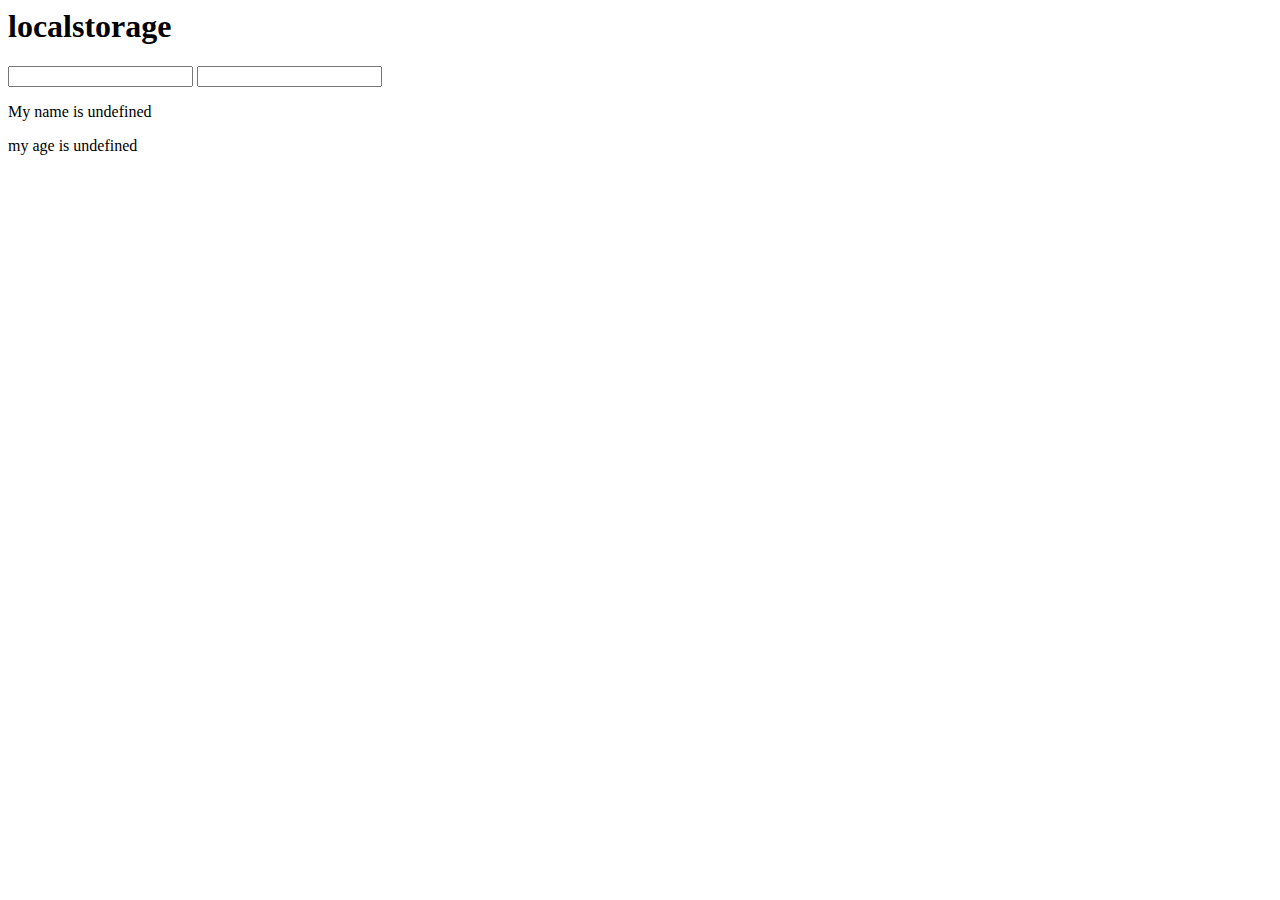
<file: localstorage/index.html>
<html lang="en">
<head>
    <meta charset="UTF-8">
    <meta name="viewport" content="width=device-width, initial-scale=1.0">
    <title>Document</title>
</head>
<body>
    <div class="container">
        <h1>localstorage</h1>
        <input type="text" name="name" class="name">
        <input type="text" name="age" class="age">
        <p>My name is <span class="name-tag"></span></p>
        <p>my age is <span class="age-value"></span></p>
    </div>
</body>
<script src="script.js"></script>
</html>
</file>
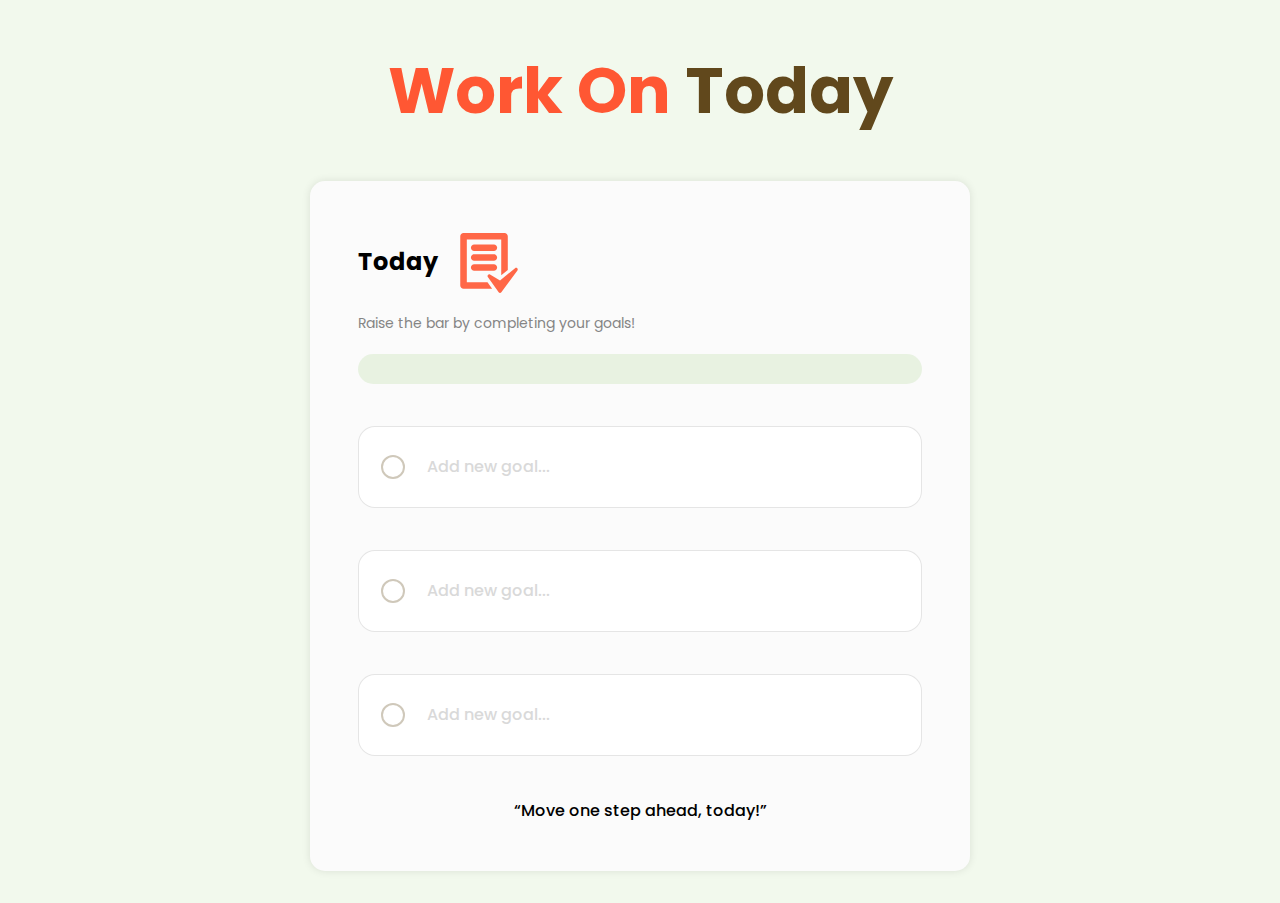
<file: Task_Today/index.html>
<!DOCTYPE html>
<html lang="en">
  <head>
    <meta charset="UTF-8" />
    <meta http-equiv="X-UA-Compatible" content="IE=edge" />
    <meta name="viewport" content="width=device-width, initial-scale=1.0" />
    <title>Focus on Today</title>
    <link rel="preconnect" href="https://fonts.googleapis.com" />
    <link rel="preconnect" href="https://fonts.gstatic.com" crossorigin />
    <link
      href="https://fonts.googleapis.com/css2?family=Poppins:wght@400;500;600;700;800&family=Style+Script&display=swap"
      rel="stylesheet"
    />
    <link rel="stylesheet" href="style.css" />
    <script src="script.js" defer></script>
  </head>
  <body>
    <main>
      <h1 class="title">Work On <span>Today</span></h1>
      <div class="app-container">
        <h2 class="subtitle">
          <span>Today</span>
          <img class="sun-icon" src="task-complete.svg" alt="sun" />
        </h2>
        <p class="progress-label">Raise the bar by completing your goals!</p>
        <div class="progress-bar">
          <div class="progress-value">
            <span>2/3 Completed</span>
          </div>
          <p class="error-label">Please set all the 3 goals!</p>
        </div>

        <div class="goal-container">
          <div class="custom-checkbox">
            <img class="check-icon" src="check-icon.svg" alt="check-icon" />
          </div>
          <input
            id="first"
            class="goal-input"
            type="text"
            placeholder="Add new goal... "
          />
        </div>
        <div class="goal-container">
          <div class="custom-checkbox">
            <img class="check-icon" src="check-icon.svg" alt="check-icon" />
          </div>
          <input
            id="second"
            class="goal-input"
            type="text"
            placeholder="Add new goal... "
          />
        </div>
        <div class="goal-container">
          <div class="custom-checkbox">
            <img class="check-icon" src="check-icon.svg" alt="check-icon" />
          </div>
          <input
            id="third"
            class="goal-input"
            type="text"
            placeholder="Add new goal... "
          />
        </div>

        <p class="quote">“Move one step ahead, today!”</p>
      </div>
    </main>
  </body>
</html>
</file>
<file: Task_Today/style.css>
* {
    box-sizing: border-box;
}

body {
  background-color: rgba(72, 163, 0, 0.07);
  font-family: 'Poppins', sans-serif;
  margin: 0;
}

main {
  padding: 0 16px 32px;
}

.title {
  font-size: 64px;
  color: #FF5733;
  text-align: center;
}

.title span {
  color: #61481c;
}

.app-container {
  background-color: #fbfbfb;
  max-width: 660px;
  margin-inline: auto;
  border-radius: 15px;
  padding: 32px 48px;
  box-shadow: 0 0 8px 0px rgba(0, 0, 0, 0.1);
}

.sun-icon {
  vertical-align: middle;
  margin-left: 16px;
}

.progress-label {
  font-size: 14px;
  color: #858585;
  margin-bottom: 20px;
}

.progress-bar {
  height: 30px;
  background-color: rgba(72, 163, 0, 0.1);
  border-radius: 15px;
  margin-bottom: 42px;
}

.progress-value {
  height: 100%;
  width: 0;
  background-color: #FF5733;
  border-radius: 15px;
  font-weight: 500;
  font-size: 10px;
  color: #eeffe0;
  display: flex;
  align-items: center;
  overflow: hidden;
}

.progress-value span {
  padding-left: 20px;
}

.error-label {
  font-size: 12px;
  color: #ff5151;
  margin-top: 4px;
  display: none;
}


.show-error .error-label {
    display: block;
}

.goal-container {
  border: 1px solid rgba(0, 0, 0, 0.1);
  border-radius: 17px;
  height: 82px;
  display: flex;
  align-items: center;
  padding: 0 22px;
  background-color: #ffffff;
  margin-bottom: 42px;
}

.custom-checkbox {
  width: 24px;
  height: 24px;
  border: 2px solid rgba(97, 72, 28, 0.3);
  border-radius: 50%;
  flex-shrink: 0;
  cursor: pointer;
  display: flex;
  align-items: center;
  justify-content: center;
}

.check-icon {
    display: none;
}

.goal-input {
  border: none;
  outline: none;
  padding-left: 22px;
  font-family: inherit;
  font-size: 16px;
  align-self: stretch;
  width: 100%;
  font-weight: 500;
}

.goal-input::placeholder {
  color: #d9d9d9;
}

.quote {
  font-weight: 500;
  text-align: center;
}

.made-with {
  font-weight: 500;
  font-size: 10px;
  text-align: center;
  color: #858585;
  margin-top: 64px;
}

.completed .custom-checkbox {
    background-color: dodgerblue;
    border-color: #48A300;
}

.completed .check-icon {
    display: block;
}

.completed .goal-input {
    color: #48A300;
    text-decoration-line: line-through;
}

@media (max-width: 768px) {
  .title {
    font-size: 32px;
  }

  .app-container {
    padding: 16px 32px;
  }
  
  .goal-container {
    height: 64px;
    margin-bottom: 24px;
    border-radius: 12px;
  }

  .custom-checkbox {
    width: 21px;
    height: 21px;
  }
  
  .made-with {
    margin-top: 32px;
  }

  .progress-bar {
    height: 24px;
  }
}
</file>
